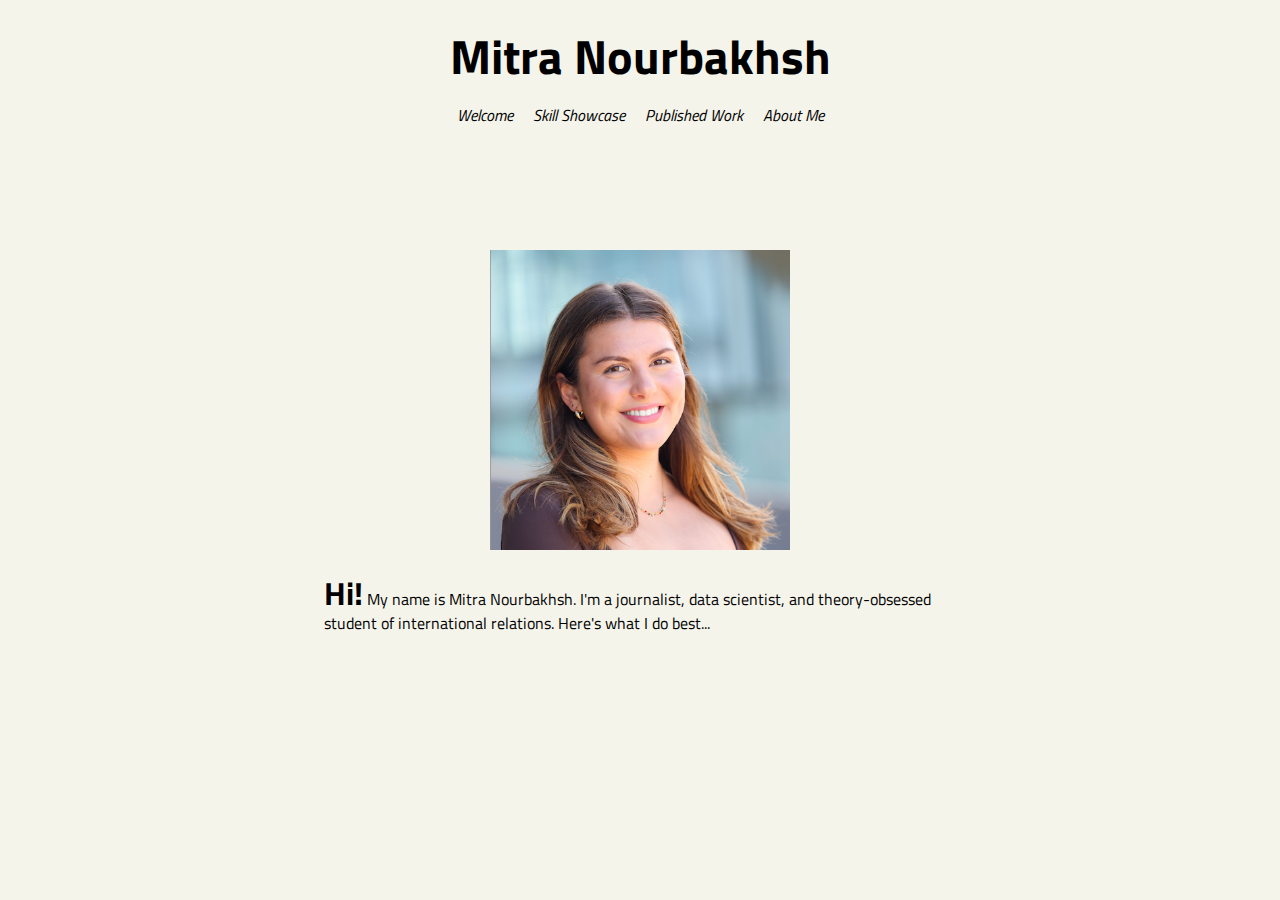
<file: portfolio/index.html>
<head> <!-- linking google fonts and stylesheet -->
    <link href="style.css" rel = "stylesheet" type = "text/css"/>
    <link rel="preconnect" href="https://fonts.googleapis.com">
    <link rel="preconnect" href="https://fonts.gstatic.com" crossorigin>
    <link href="https://fonts.googleapis.com/css2?family=Titillium+Web:ital,wght@0,200;0,300;0,400;0,600;0,700;0,900;1,200;1,300;1,400;1,600;1,700&display=swap" rel="stylesheet">

</head>
<body> <!-- creating nav bar and linking to other pages -->
    <h1 id = "name" class = "name">Mitra Nourbakhsh</h1>
 <div id = "nav-bar">
    <div class="nav-item">
        <a href="index.html">Welcome</a>
    </div>
    <div class="nav-item">
        <a href="skills.html">Skill Showcase</a>
    </div>
    <div class="nav-item">
        <a href="allwork.html">Published Work</a>
    </div>
    <div class="nav-item">
        <a href="aboutme.html">About Me</a>
    </div>
</div>

<div id = "content"> <!-- adding an image with alt text -->
    <img src = "images/headshot_compressed.png" alt = "headshot" class = "resized-image">

    <p>
        <span class="highlight">Hi!</span> My name is Mitra Nourbakhsh. I'm a journalist, data scientist, and theory-obsessed student of international relations. Here's what I do best...
    </p>
</div>
</body>
</file>
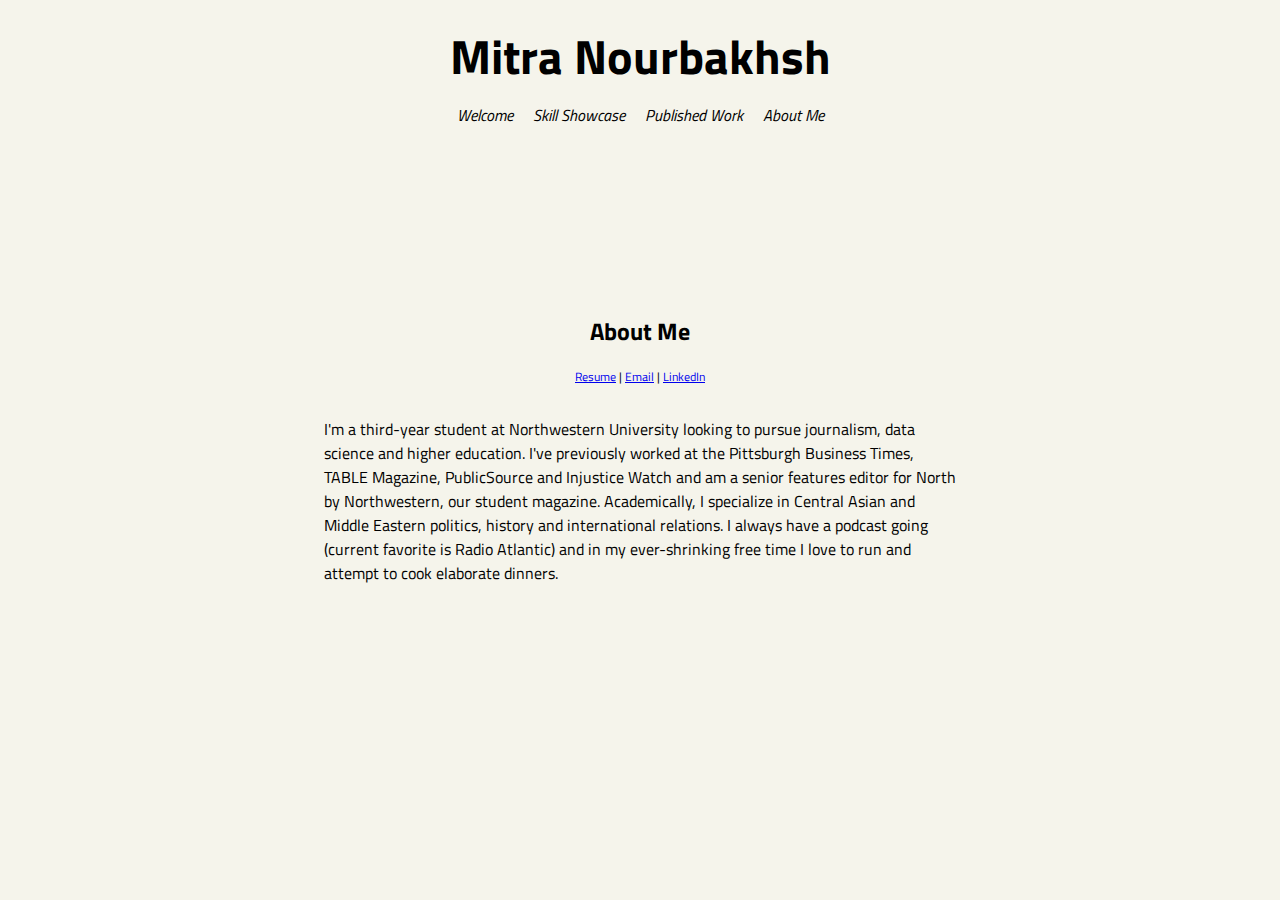
<file: portfolio/aboutme.html>
<head>
    <link href="style.css" rel = "stylesheet" type = "text/css"/>
    <link rel="preconnect" href="https://fonts.googleapis.com">
    <link rel="preconnect" href="https://fonts.gstatic.com" crossorigin>
    <link href="https://fonts.googleapis.com/css2?family=Titillium+Web:ital,wght@0,200;0,300;0,400;0,600;0,700;0,900;1,200;1,300;1,400;1,600;1,700&display=swap" rel="stylesheet">

</head>
<body>
    <h1 id = "name" class = "name">Mitra Nourbakhsh</h1>
 <div id = "nav-bar">
    <div class="nav-item">
        <a href="index.html">Welcome</a>
    </div>
    <div class="nav-item">
        <a href="skills.html">Skill Showcase</a>
    </div>
    <div class="nav-item">
        <a href="allwork.html">Published Work</a>
    </div>
    <div class="nav-item">
        <a href="aboutme.html">About Me</a>
    </div>
</div>

<div id = "content">
    <h2 id = "header"> About Me</h2>
    <div class="contactinfo">
        <p>
            <a href="pdfs/BrookingsResumeMitraNourbakhsh.pages">Resume</a> | <a href="mailto:mitranourbakhsh2026@u.northwestern.edu">Email</a> | <a href="www.linkedin.com/in/
            mitra-nourbakhsh">LinkedIn</a>
         </p>
    </div>
    
    <p>
        I'm a third-year student at Northwestern University looking to pursue journalism, 
        data science and higher education. I've previously worked at the Pittsburgh Business Times,
        TABLE Magazine, PublicSource and Injustice Watch and am a senior features editor for North by Northwestern, our student 
        magazine. Academically, I specialize in Central Asian and 
        Middle Eastern politics, history and international relations. I always have a podcast going (current favorite is Radio Atlantic) and 
        in my ever-shrinking free time I love to run and attempt to cook elaborate dinners.
    </p>
</div>
</body>
</file>
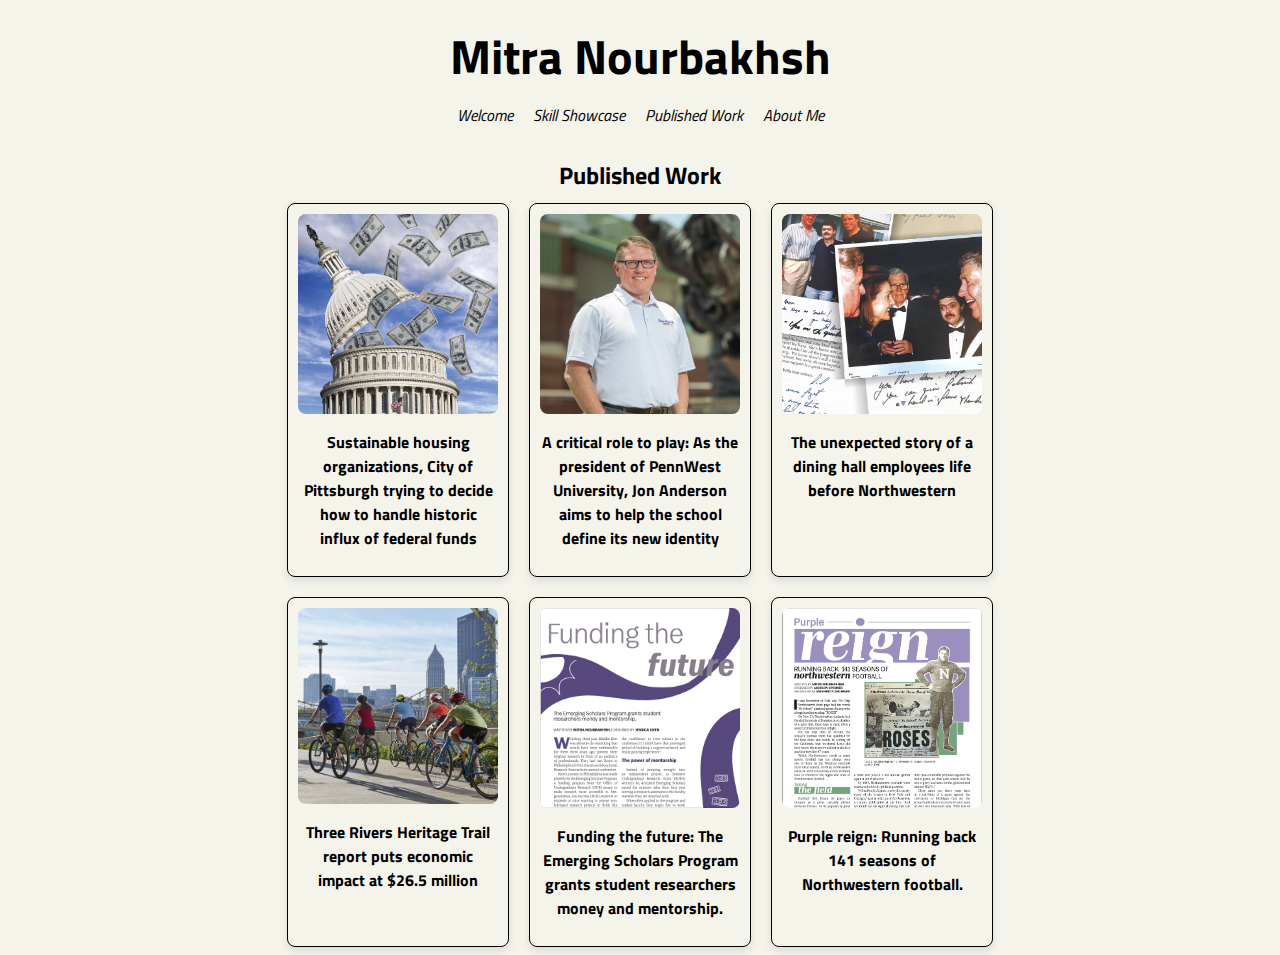
<file: portfolio/allwork.html>
<head>
    <link href="style.css" rel = "stylesheet" type = "text/css"/>
    <link rel="preconnect" href="https://fonts.googleapis.com">
    <link rel="preconnect" href="https://fonts.gstatic.com" crossorigin>
    <link href="https://fonts.googleapis.com/css2?family=Titillium+Web:ital,wght@0,200;0,300;0,400;0,600;0,700;0,900;1,200;1,300;1,400;1,600;1,700&display=swap" rel="stylesheet">

</head>
<body>
    <h1 id = "name" class = "name">Mitra Nourbakhsh</h1>
 <div id = "nav-bar">
    <div class="nav-item">
        <a href="index.html">Welcome</a>
    </div>
    <div class="nav-item">
        <a href="skills.html">Skill Showcase</a>
    </div>
    <div class="nav-item">
        <a href="allwork.html">Published Work</a>
    </div>
    <div class="nav-item">
        <a href="aboutme.html">About Me</a>
    </div>
</div>

<div id="work-content">
    <h2 id = "header">Published Work</h2>
    <div class="stories-container">
        <div class="story story1">
            <a href="https://www.bizjournals.com/pittsburgh/news/2024/08/01/housing-organizations-collaborating-ira-funding.html">
                <img src="images/housingstorypic.jpg" alt="housing story" class="story-image">
                <p>Sustainable housing organizations, City of Pittsburgh trying to decide how to handle historic influx of federal funds</p>
            </a>
        </div>
        <div class="story story2">
            <a href="https://www.bizjournals.com/pittsburgh/news/2024/08/08/pennwest-jon-anderson-qa-new-president.html">
                <img src="images/anderson_img.jpg" alt="PennWest story" class="story-image">
                <p>A critical role to play: As the president of PennWest University, Jon Anderson aims to help the school define its new identity</p>
            </a>
        </div>
        <div class="story story3">
            <a href="http://old.northbynorthwestern.com/untitled-16/">
                <img src="images/Freund.png" alt="Freund story" class="story-image">
                <p>The unexpected story of a dining hall employees life before Northwestern</p>
            </a>
        </div>
        <div class="story story4">
            <a href="https://www.bizjournals.com/pittsburgh/news/2024/06/27/three-rivers-heritage-trail-impact-report.html">
                <img src="images/threerivers.jpg" alt="economic impact story" class="story-image">
                <p>Three Rivers Heritage Trail report puts economic impact at $26.5 million</p>
            </a>
        </div>
        <div class="story story5">
            <a href="pdfs/SummerFundForPortfolio.pdf">
                <img src="images/summerfundimg.png" alt="summer funding story" class="story-image">
                <p>Funding the future: The Emerging Scholars Program grants student researchers money and mentorship. </p>
            </a>
        </div>
        <div class="story story6">
            <a href="pdfs/FootballStoryForPort.pdf">
                <img src="images/footballimg.png" alt="football story" class="story-image">
                <p>Purple reign: Running back 141 seasons of Northwestern football. </p>
            </a>
        </div>
    </div>
</div>
</body>
</file>
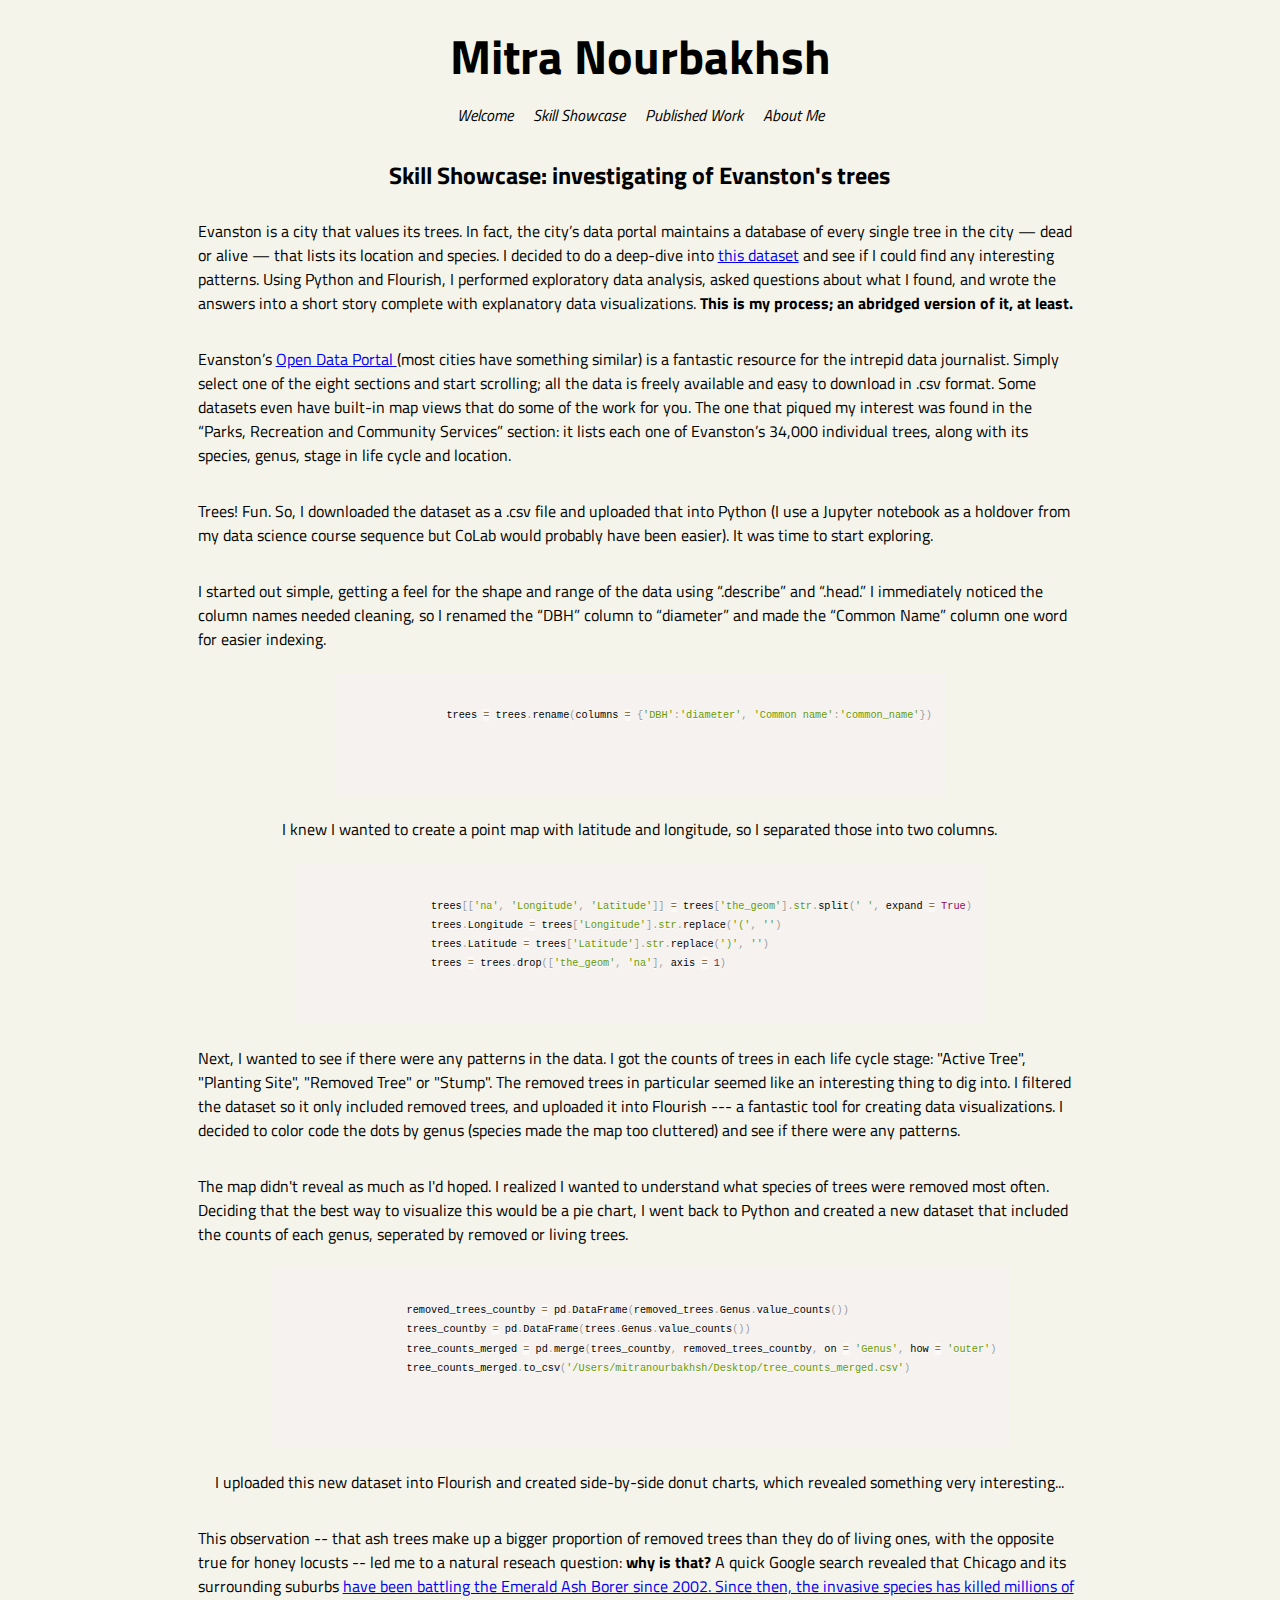
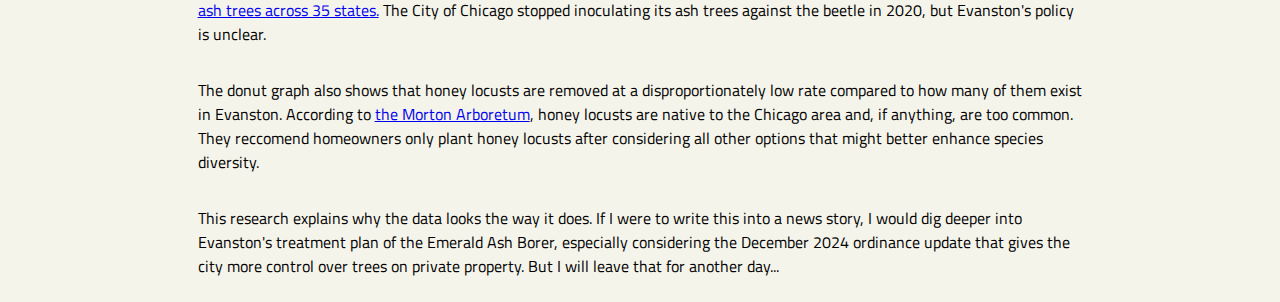
<file: portfolio/skills.html>
<!DOCTYPE html>
<html lang="en">

<head> <!-- linking google fonts and stylesheet and Prism -->
    <meta charset="UTF-8">
    <meta name="viewport" content="width=device-width, initial-scale=1.0">
    <link href="style.css" rel="stylesheet" type="text/css" />
    <link rel="preconnect" href="https://fonts.googleapis.com">
    <link rel="preconnect" href="https://fonts.gstatic.com" crossorigin>
    <link
        href="https://fonts.googleapis.com/css2?family=Titillium+Web:ital,wght@0,200;0,300;0,400;0,600;0,700;0,900;1,200;1,300;1,400;1,600;1,700&display=swap"
        rel="stylesheet">
    <link href="prism.css" rel="stylesheet" /> <!-- Link to Prism CSS -->
    <script src="prism.js"></script> <!-- Link to Prism Java -->
    <title>Skill Showcase</title>

</head>

<body> <!-- creating nav bar and linking to other pages -->
    <h1 id="name" class="name">Mitra Nourbakhsh</h1>
    <div id="nav-bar">
        <div class="nav-item">
            <a href="index.html">Welcome</a>
        </div>
        <div class="nav-item">
            <a href="skills.html">Skill Showcase</a>
        </div>
        <div class="nav-item">
            <a href="allwork.html">Published Work</a>
        </div>
        <div class="nav-item">
            <a href="aboutme.html">About Me</a>
        </div>
    </div>

    <div id="skill-content"> 
        <h2 id="header">Skill Showcase: investigating of Evanston's trees</h2>
        <p> Evanston is a city that values its trees. In fact, the city’s data portal maintains a database of
            every single tree in the city — dead or alive — that lists its location and species. I decided to do a
            deep-dive into <a href="Trees.csv">this dataset</a> and see if I could find any interesting patterns. Using Python and
            Flourish, I performed exploratory data analysis, asked questions about what I found, and wrote the
            answers into a short story complete with explanatory data visualizations. <strong>This is my process; an
                abridged version of it, at least. 
            </p></strong> 
        <p>
            Evanston’s <a href = "https://data.cityofevanston.org/"> Open Data Portal </a> (most cities have something similar) is a fantastic resource for the intrepid
            data journalist. Simply select one of the eight sections and start scrolling; all the data is freely
            available and easy to download in .csv format. Some datasets even have built-in map views that do some
            of the work for you. The one that piqued my interest was found in the “Parks, Recreation and Community
            Services” section: it lists each one of Evanston’s 34,000 individual trees, along with its species, genus,
            stage in life cycle and location.
        </p>

        <p>
            Trees! Fun. So, I downloaded the dataset as a .csv file and uploaded that into Python (I use a Jupyter
            notebook
            as a holdover from my data science course sequence but CoLab would probably have been easier). It was time
            to start exploring.
        </p>

        <p>
            I started out simple, getting a feel for the shape and range of the data using “.describe” and “.head.” I
            immediately noticed the column names needed cleaning, so I renamed the “DBH” column to “diameter” and made
            the “Common Name” column one word for easier indexing. 
        </p>
        <div class="box"> <!-- adding a python code snippet using prism -->
            <pre>
                <code class = "language-python line-numbers" data-prismjs-copy="copy the Python snippet!">
                trees = trees.rename(columns = {'DBH':'diameter', 'Common name':'common_name'})
    
                </code>
            </pre>
        </div>

        <p>
            I knew I wanted to create a point map with latitude and longitude, so I separated those into two columns. 
        </p>

        <div class="box">
            <pre>
                <code class = "language-python line-numbers" data-prismjs-copy="copy the Python snippet!">
                    trees[['na', 'Longitude', 'Latitude']] = trees['the_geom'].str.split(' ', expand = True)
                    trees.Longitude = trees['Longitude'].str.replace('(', '')
                    trees.Latitude = trees['Latitude'].str.replace(')', '')
                    trees = trees.drop(['the_geom', 'na'], axis = 1)
                </code>
            </pre>
        </div>
        <p>
            Next, I wanted to see if there were any patterns in the data. I got the counts of trees in each life 
            cycle stage: "Active Tree", "Planting Site", "Removed Tree" or "Stump". The removed trees in particular seemed 
            like an interesting thing to dig into. I filtered the dataset so it only included removed trees, and 
            uploaded it into Flourish --- a fantastic tool for creating data visualizations. I decided to color code 
            the dots by genus (species made the map too cluttered) and see if there were any patterns.
        </p>
<!-- embedding a flourish map -->
        <div class="flourish-embed flourish-map" data-src="visualisation/21927897"><script src="https://public.flourish.studio/resources/embed.js"></script><noscript><img src="https://public.flourish.studio/visualisation/21927897/thumbnail" width="100%" alt="map visualization" /></noscript></div>
            
        <p>
            The map didn't reveal as much as I'd hoped. I realized I wanted to understand what species of trees 
            were removed most often. Deciding that the best way to visualize this would be a pie chart, I went back to Python
            and created a new dataset that included the counts of each genus, seperated by removed or living trees. 
        </p>


        <div class="box">
            <pre>
                <code class = "language-python line-numbers" data-prismjs-copy="copy the Python snippet!">
                    removed_trees_countby = pd.DataFrame(removed_trees.Genus.value_counts())
                    trees_countby = pd.DataFrame(trees.Genus.value_counts())
                    tree_counts_merged = pd.merge(trees_countby, removed_trees_countby, on = 'Genus', how = 'outer')
                    tree_counts_merged.to_csv('/Users/mitranourbakhsh/Desktop/tree_counts_merged.csv')

                </code>
            </pre>
        </div>

        <p>
            I uploaded this new dataset into Flourish and created side-by-side donut charts, which revealed something 
            very interesting...
        </p>
        <div class="flourish-embed flourish-chart" data-src="visualisation/21928183"><script src="https://public.flourish.studio/resources/embed.js"></script><noscript><img src="https://public.flourish.studio/visualisation/21928183/thumbnail" width="100%" alt="chart visualization" /></noscript></div>
       
        <p>
            This observation -- that ash trees make up a bigger proportion of removed trees than they do of living ones, with
            the opposite true for honey locusts -- led me to a natural reseach question: <strong> why is that?</strong> A quick Google search revealed 
            that Chicago and its surrounding suburbs <a href = "https://www.cityofevanston.org/government/departments/public-works/public-outreach/emerald-ash-borer"> have been battling the Emerald Ash Borer since 2002. Since then, the invasive species  
                has killed millions of ash trees across 35 states.</a> The City of Chicago stopped
            inoculating its ash trees against the beetle in 2020, but Evanston's policy is unclear. 
        </p>
        <p>
            The donut graph also shows that honey locusts are removed at a disproportionately low rate compared to 
            how many of them exist in Evanston. According to <a href = "https://mortonarb.org/plant-and-protect/trees-and-plants/honey-locust/" > the Morton Arboretum</a>, honey locusts are native to the Chicago area
            and, if anything, are too common. They reccomend homeowners only plant honey locusts after considering all other options
            that might better enhance species diversity. 
        </p>

        <p>
            This research explains why the data looks the way it does. If I were to write this into a news story,
            I would dig deeper into Evanston's treatment plan of the Emerald Ash Borer, especially considering the 
            December 2024 ordinance update that gives the city more control over trees on private property. But I will leave that for another day...
        </p>



        <script src="prism.js"></script> 



</body>

</html>
</file>
<file: portfolio/style.css>
body {
    background-color: #f5f4eb;
    font-family: 'Titillium Web', sans-serif;
    }

/*desktop orientation*/
#content {
    width: 50%;
    margin: auto;
    line-height: 1.5em;
    font-size: 1.5em;
    padding-top: 7%;
    display: flex;
    flex-direction: column;
    justify-content: center;
    align-items: center;
    height: 50vh; /* Ensure the container takes the full height of the viewport */
    font-size: 1em;
}

#skill-content {
    width: 70%;
    display: flex;
    margin: auto;

    flex-direction: column;
    align-items: center;

    justify-content: center;

}

#work-content {
    width: 50%;
    display: flex;
    margin: auto;

    flex-direction: column;
    align-items: center;

    justify-content: center;
}


.nav-item {
   /* margin: auto;*/
    padding: 10px;
}

.nav-item a {
    color: black;
    text-decoration: none;
}

.highlight {
    font-weight: bold;
    font-size: 2em;
}

.flourish-embed {
    width: 100%;
    height: auto; /* Adjust height as needed */
    margin: 0; /* Remove any default margins */
    padding: 0; /* Remove any default padding */
}

.flourish-embed iframe {
    width: 100%;
    height: 100%; /* Ensure the iframe takes the full height of the container */
}

.resized-image {
    width: 300px;
    height: 300px;
    display: flex;
    flex-direction: column;
    justify-content: center;
    margin-bottom: 15px;   
}

.text-column {
    width: 120%;
    padding-left: 0px;
    padding-top: 700px;
}

.image-column {
    width: 50%;
    display: flex;
    justify-content: center;
    align-items: center;
}

.image-column img {
    max-width: 100%;
    height: auto;
    border-radius: 8px;
}

.text-section {
    margin-bottom: 50px;
}


.contactinfo {
    font-weight: light;
    font-size: .75em;
    padding-top: 0;
    padding-bottom: 0;
    margin-top: 0;
}

#header{
    margin-bottom: 10px;

}

.name {
    text-align: center;
    margin-bottom: 0;
    margin-top: 20px;
    font-size: 3em
}

.stories-container {
    display: grid;
    gap: 20px; /* Adjust spacing between stories */
    grid-template-columns: 1fr; /* Default to single column for smaller screens */
    
}

.story {
    text-align: center;
    border: 1.2px solid black;
    border-radius: 8px;
    padding: 10px;
    box-shadow: 0 4px 8px rgba(0, 0, 0, 0.1); /* Adding shadow for better visual */

}

.story a{
    color: black;
    text-decoration: none;
    font-weight: bold;
}

.story-image {
    width: 200px;
    height: auto;
    display: block;
    margin: 0 auto;
    border-radius: 8px;
}

/* Desktop orientation */
@media (min-width: 768px) {
    #nav-bar {
        flex-direction: column;
    }
    .stories-container {
        grid-template-columns: repeat(3, 1fr); /* Three columns for desktop */
    }
   
    
}
/*phone*/
@media (orientation:portrait) {
    #content {
        width: 70%;
        line-height: 1.5em;
        font-size: 1.1em;  
        padding-top: 25%;
    }
    #nav-bar {
        flex-direction: column;
    }

}

#nav-bar {
    /*this makes the nav bar horizontal instead of vertical */
    width: 100%;
    display: flex;
    flex-direction: row;
    font-style: italic;
    justify-content: center;
    position: relative;
    z-index: 100;
}
</file>
<file: portfolio/prism.css>
/* PrismJS 1.29.0
https://prismjs.com/download.html#themes=prism&languages=markup+css+clike+javascript+python&plugins=line-highlight+line-numbers+toolbar+copy-to-clipboard */
code[class*=language-],pre[class*=language-]{color:#000;background:0 0;text-shadow:0 1px #fff;font-family:Consolas,Monaco,'Andale Mono','Ubuntu Mono',monospace;font-size:.8em;text-align:left;white-space:pre;word-spacing:normal;word-break:normal;word-wrap:normal;line-height:1.5;-moz-tab-size:4;-o-tab-size:4;tab-size:4;-webkit-hyphens:none;-moz-hyphens:none;-ms-hyphens:none;hyphens:none}code[class*=language-] ::-moz-selection,code[class*=language-]::-moz-selection,pre[class*=language-] ::-moz-selection,pre[class*=language-]::-moz-selection{text-shadow:none;background:#b3d4fc}code[class*=language-] ::selection,code[class*=language-]::selection,pre[class*=language-] ::selection,pre[class*=language-]::selection{text-shadow:none;background:#b3d4fc}@media print{code[class*=language-],pre[class*=language-]{text-shadow:none}}pre[class*=language-]{padding:1em;margin:.5em 0;overflow:auto}:not(pre)>code[class*=language-],pre[class*=language-]{background:#f5f2f0}:not(pre)>code[class*=language-]{padding:.1em;border-radius:.3em;white-space:normal}.token.cdata,.token.comment,.token.doctype,.token.prolog{color:#708090}.token.punctuation{color:#999}.token.namespace{opacity:.7}.token.boolean,.token.constant,.token.deleted,.token.number,.token.property,.token.symbol,.token.tag{color:#905}.token.attr-name,.token.builtin,.token.char,.token.inserted,.token.selector,.token.string{color:#690}.language-css .token.string,.style .token.string,.token.entity,.token.operator,.token.url{color:#9a6e3a;background:hsla(0,0%,100%,.5)}.token.atrule,.token.attr-value,.token.keyword{color:#07a}.token.class-name,.token.function{color:#dd4a68}.token.important,.token.regex,.token.variable{color:#e90}.token.bold,.token.important{font-weight:700}.token.italic{font-style:italic}.token.entity{cursor:help}
pre[data-line]{position:relative;padding:1em 0 1em 3em}.line-highlight{position:absolute;left:0;right:0;padding:inherit 0;margin-top:1em;background:hsla(24,20%,50%,.08);background:linear-gradient(to right,hsla(24,20%,50%,.1) 70%,hsla(24,20%,50%,0));pointer-events:none;line-height:inherit;white-space:pre}@media print{.line-highlight{-webkit-print-color-adjust:exact;color-adjust:exact}}.line-highlight:before,.line-highlight[data-end]:after{content:attr(data-start);position:absolute;top:.4em;left:.6em;min-width:1em;padding:0 .5em;background-color:hsla(24,20%,50%,.4);color:#f4f1ef;font:bold 65%/1.5 sans-serif;text-align:center;vertical-align:.3em;border-radius:999px;text-shadow:none;box-shadow:0 1px #393838}.line-highlight[data-end]:after{content:attr(data-end);top:auto;bottom:.4em}.line-numbers .line-highlight:after,.line-numbers .line-highlight:before{content:none}pre[id].linkable-line-numbers span.line-numbers-rows{pointer-events:all}pre[id].linkable-line-numbers span.line-numbers-rows>span:before{cursor:pointer}pre[id].linkable-line-numbers span.line-numbers-rows>span:hover:before{background-color:rgba(128,128,128,.2)}
div.code-toolbar{position:relative}div.code-toolbar>.toolbar{position:absolute;z-index:10;top:.3em;right:.2em;transition:opacity .3s ease-in-out;opacity:0}div.code-toolbar:hover>.toolbar{opacity:1}div.code-toolbar:focus-within>.toolbar{opacity:1}div.code-toolbar>.toolbar>.toolbar-item{display:inline-block}div.code-toolbar>.toolbar>.toolbar-item>a{cursor:pointer}div.code-toolbar>.toolbar>.toolbar-item>button{background:0 0;border:0;color:inherit;font:inherit;line-height:normal;overflow:visible;padding:0;-webkit-user-select:none;-moz-user-select:none;-ms-user-select:none}div.code-toolbar>.toolbar>.toolbar-item>a,div.code-toolbar>.toolbar>.toolbar-item>button,div.code-toolbar>.toolbar>.toolbar-item>span{color:#bbb;font-size:1em;padding:0 .5em;background:#f5f2f0;background:rgba(224,224,224,.2);box-shadow:0 2px 0 0 rgba(0,0,0,.2);border-radius:.5em}div.code-toolbar>.toolbar>.toolbar-item>a:focus,div.code-toolbar>.toolbar>.toolbar-item>a:hover,div.code-toolbar>.toolbar>.toolbar-item>button:focus,div.code-toolbar>.toolbar>.toolbar-item>button:hover,div.code-toolbar>.toolbar>.toolbar-item>span:focus,div.code-toolbar>.toolbar>.toolbar-item>span:hover{color:inherit;text-decoration:none}
</file>
